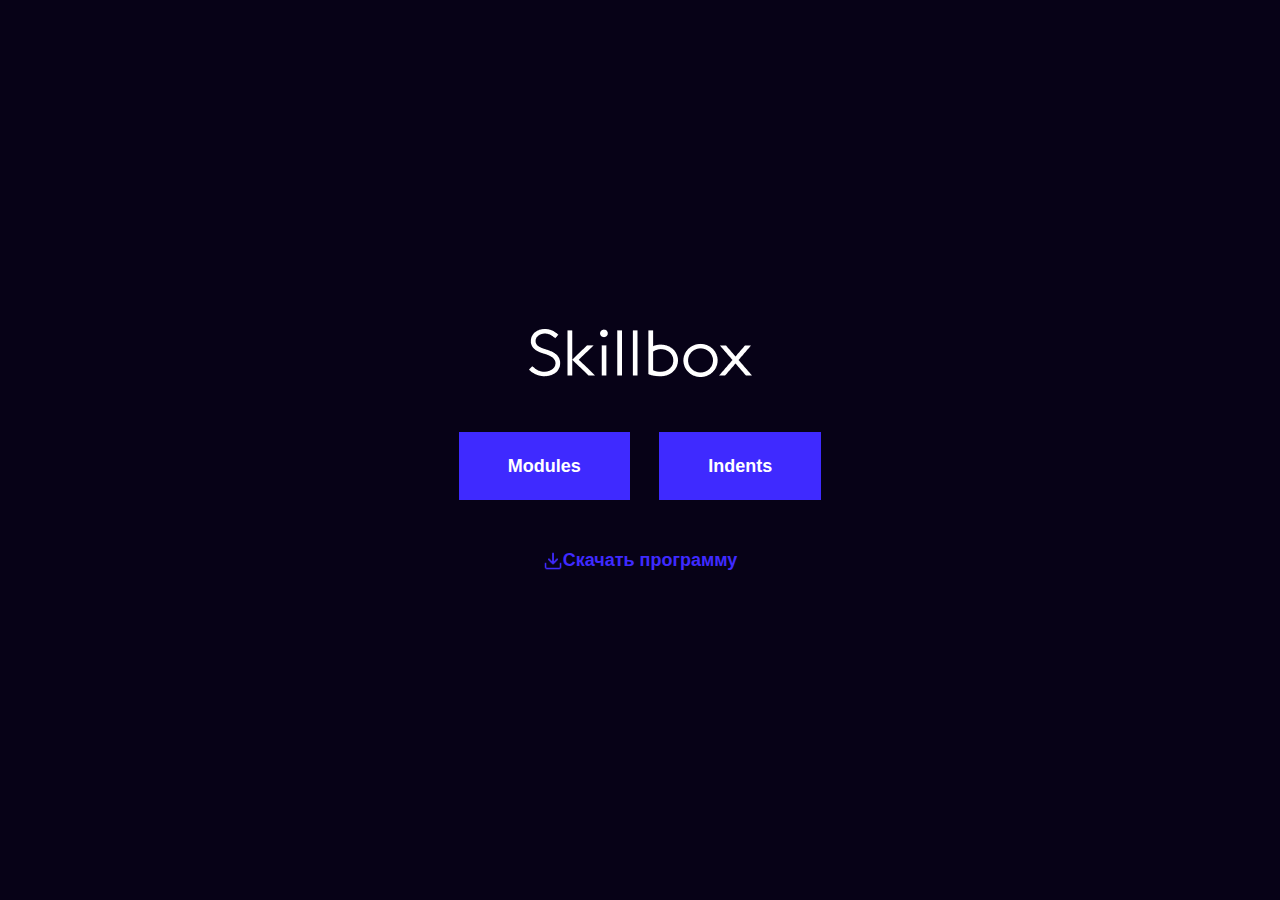
<file: index.html>
<!DOCTYPE html>
<html lang="ru">
<head>
  <meta charset="UTF-8">
  <meta name="viewport"
        content="width=device-width, user-scalable=no, initial-scale=1.0, maximum-scale=1.0, minimum-scale=1.0">
  <meta http-equiv="X-UA-Compatible" content="ie=edge">
  <title>Правила организации отступов</title>
  <link rel="stylesheet" href="css/normalize.css">
  <link rel="stylesheet" href="css/style.css">

</head>
<body>
<div class="main-content">
  <a class="index-logo" href="https://skillbox.ru" target="_"><img src="img/logo-light.png" alt="LOGO SKILLBOX"></a>

  <div class="links">
    <a class="a-link" href="modules.html ">Modules</a>
    <a class="a-link" href="article.html">Indents</a>
  </div>
  <a class="downloads-docx" href="skillbox.docx" download>Скачать программу</a>

</div>
</body>
</html>
</file>
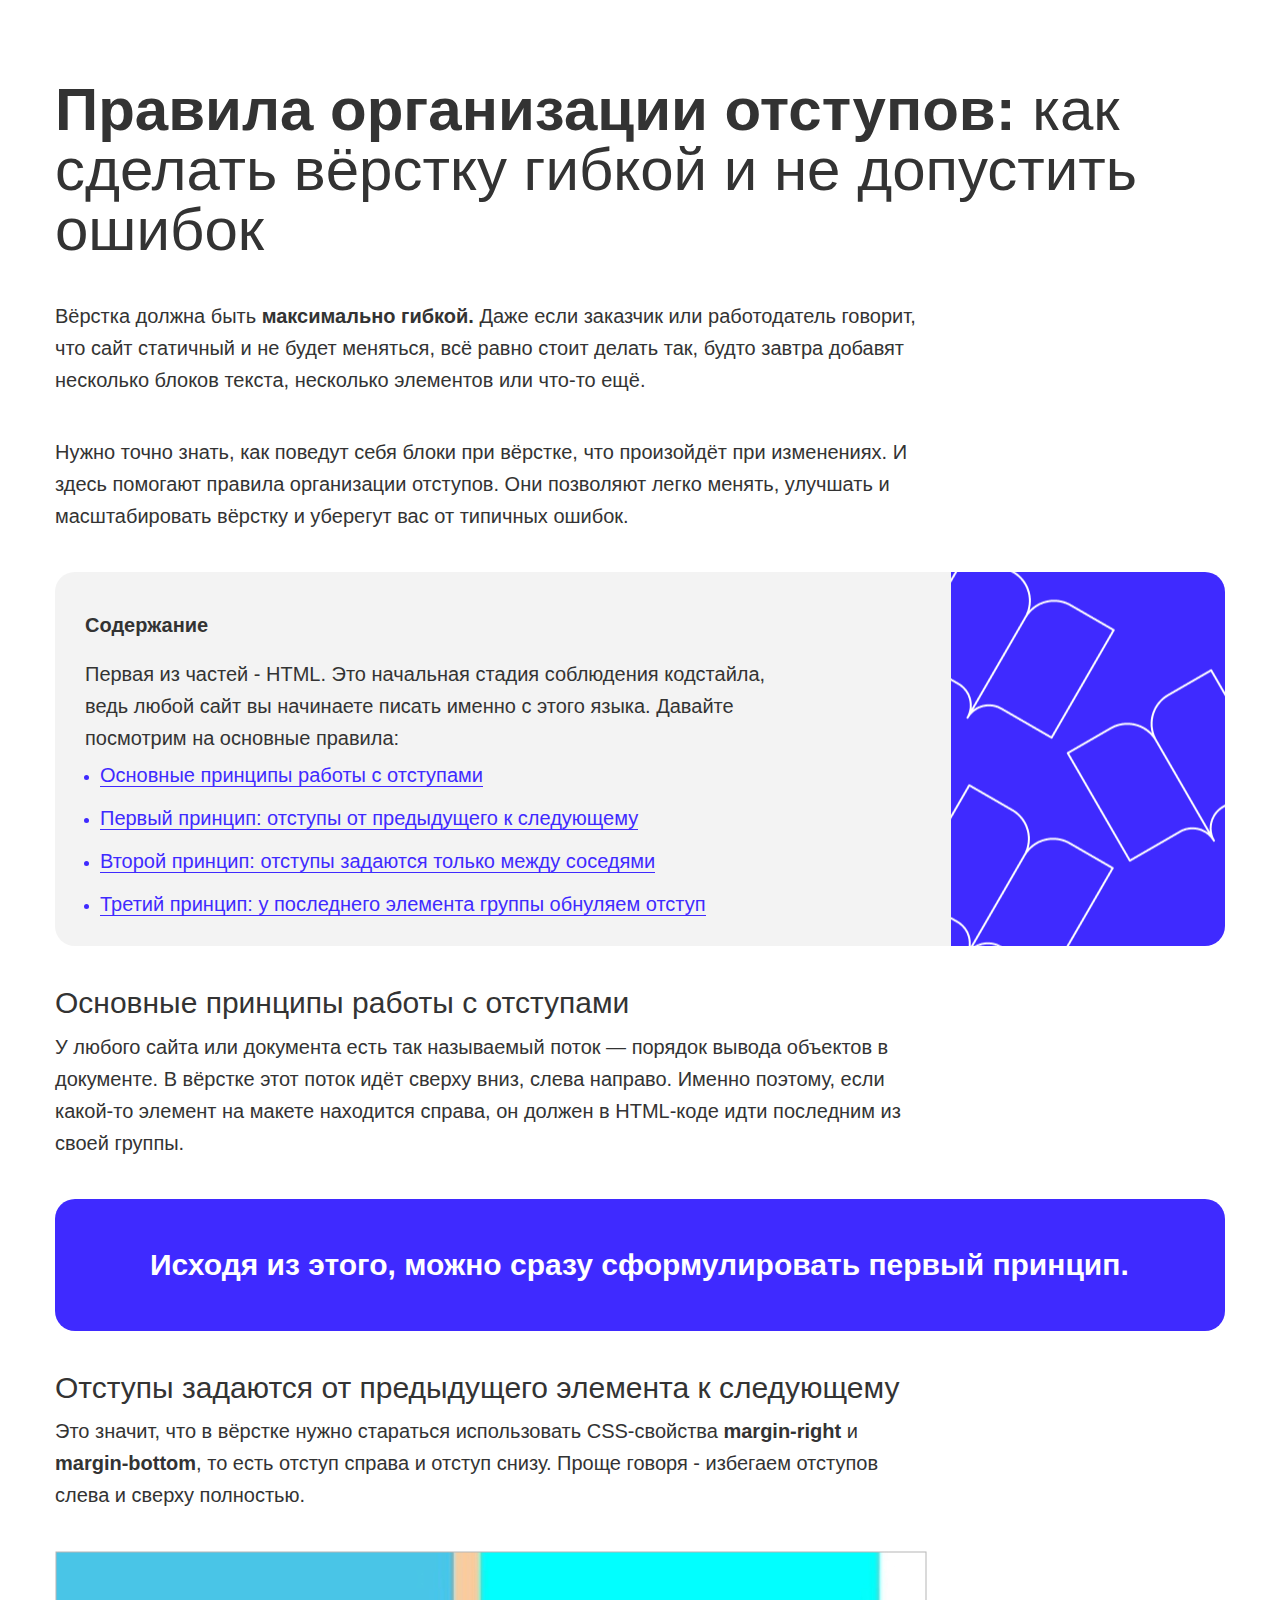
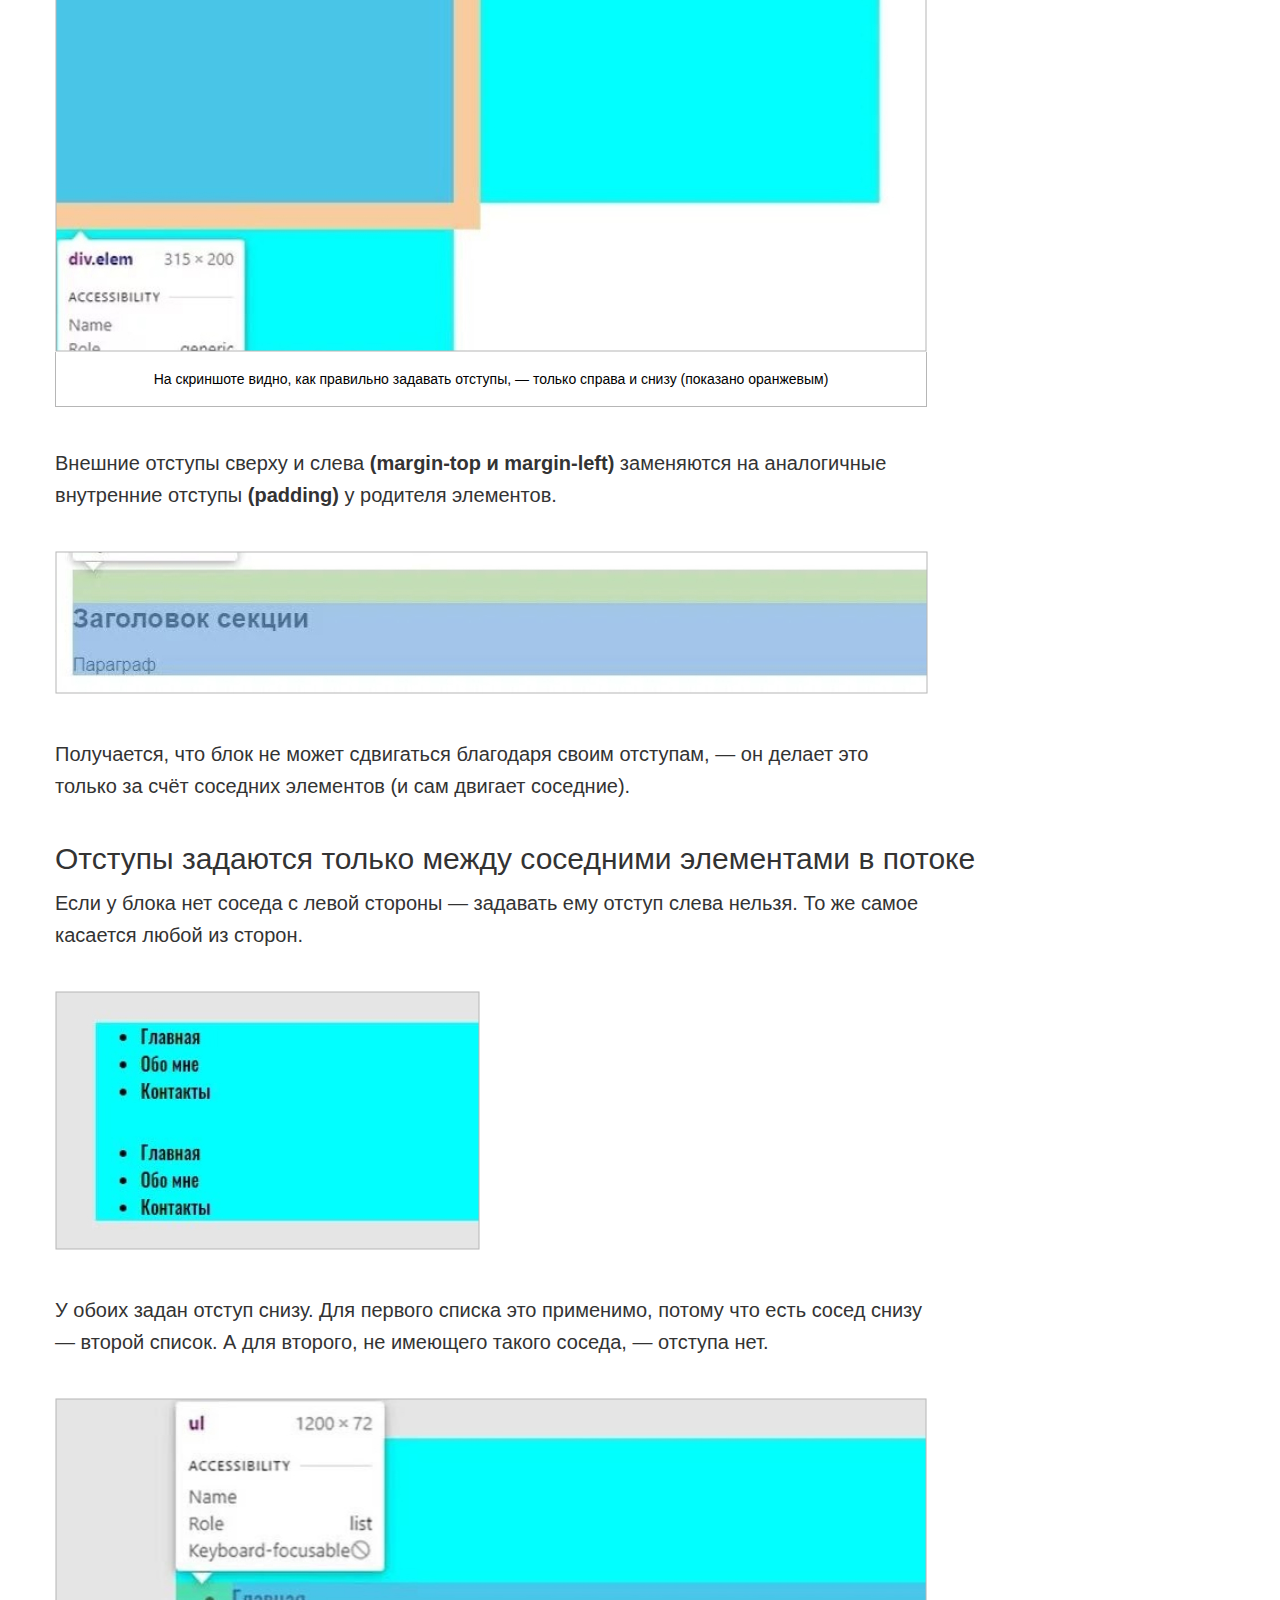
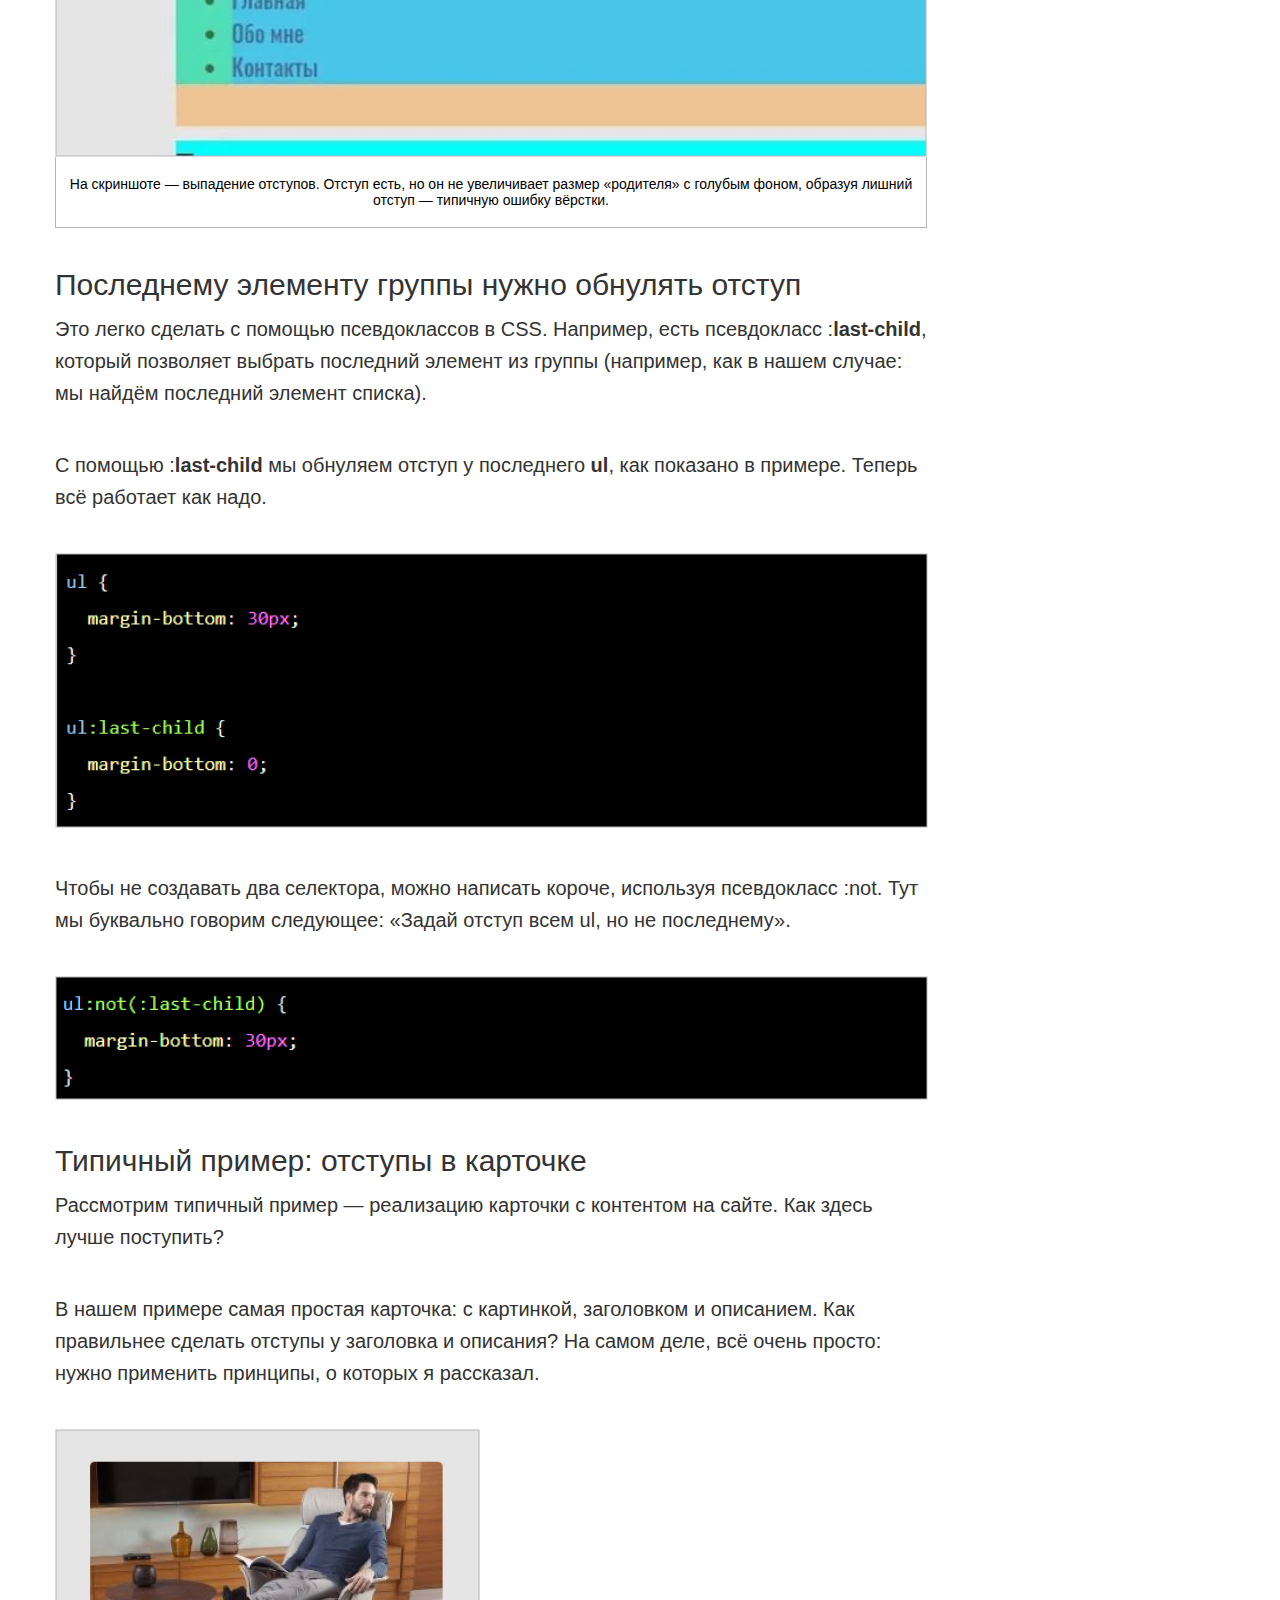
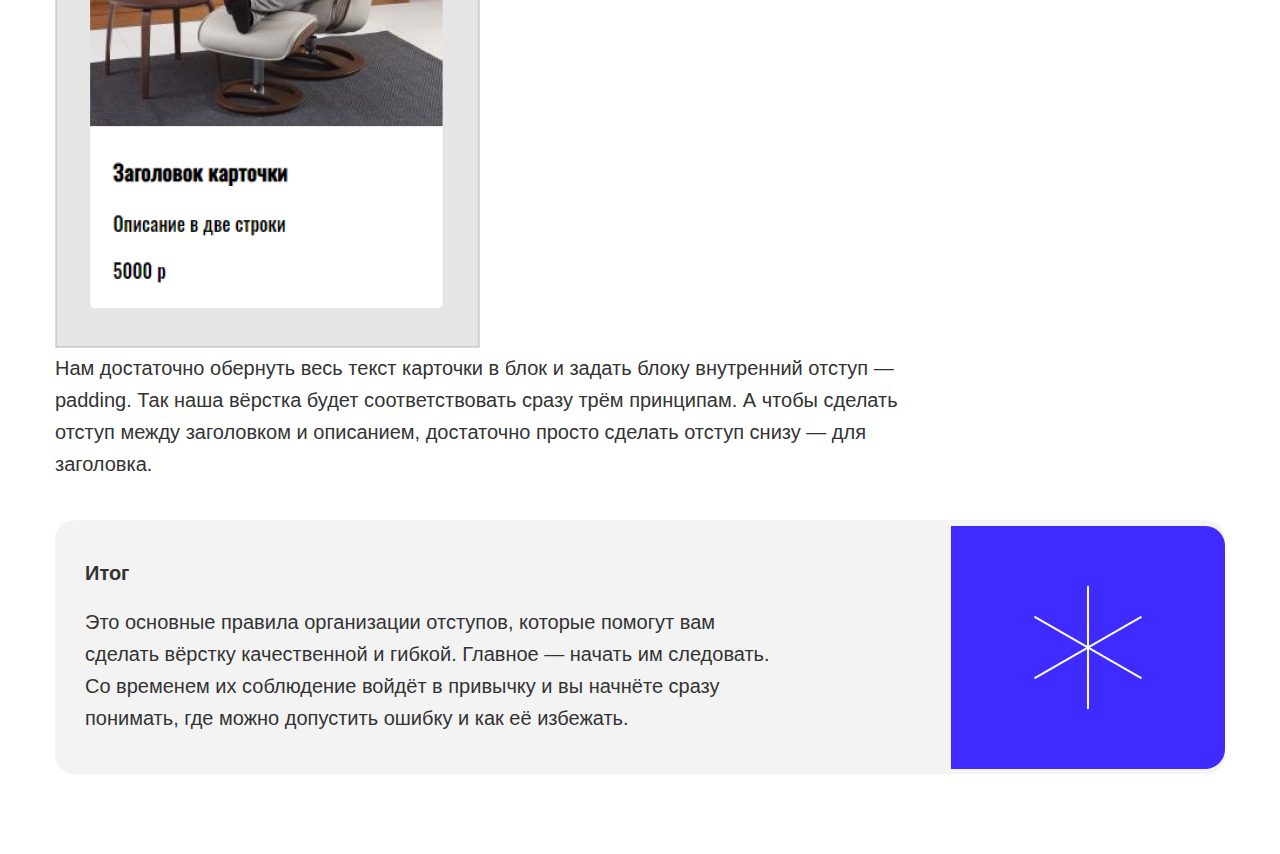
<file: article.html>
<!DOCTYPE html>
<html lang="ru">
<head>
  <meta charset="UTF-8">
  <meta name="viewport"
        content="width=device-width, user-scalable=no, initial-scale=1.0, maximum-scale=1.0, minimum-scale=1.0">
  <meta http-equiv="X-UA-Compatible" content="ie=edge">
  <title>Правила организации отступов</title>

  <link rel="stylesheet" href="css/normalize.css">
  <link rel="stylesheet" href="css/style.css">

</head>
<body>
<div class="container">

  <h1 class="article-h1"><b>Правила организации отступов:</b> как сделать вёрстку гибкой и не допустить ошибок</h1>

  <p class="desc">Вёрстка должна быть <b>максимально гибкой.</b> Даже если заказчик или работодатель
    говорит, что сайт статичный и не будет меняться, всё равно стоит делать так, будто
    завтра добавят несколько блоков текста, несколько элементов или что-то ещё.</p>
  <p class="desc">Нужно точно знать, как поведут себя блоки при вёрстке, что произойдёт при
    изменениях. И здесь помогают правила организации отступов. Они позволяют легко
    менять, улучшать и масштабировать вёрстку и уберегут вас от типичных ошибок.</p>
  <div class="grey-block additional-img1">
    <h2 class="content-secondary">Содержание</h2>
    <p class="desc desc-grey">Первая из частей - HTML. Это начальная стадия соблюдения кодстайла, ведь любой
      сайт вы начинаете писать именно с этого языка. Давайте посмотрим на основные
      правила:</p>
    <ul class="mod-ul">
      <li class="list-item"><a href="#part1"><span class="list-mod">Основные принципы работы с отступами</span></a></li>
      <li class="list-item"><a href="#part2"><span class="list-mod">Первый принцип: отступы от предыдущего к следующему</span></a></li>
      <li class="list-item"><a href="#part3"><span class="list-mod">Второй принцип: отступы задаются только между соседями</span></a></li>
      <li class="list-item"><a href="#part4"><span class="list-mod">Третий принцип: у последнего элемента группы обнуляем отступ</span></a></li>
    </ul>
  </div>

  <div>
    <h3 id="part1" class="content-third">Основные принципы работы с отступами</h3>

    <p class="desc">У любого сайта или документа есть так называемый поток — порядок вывода объектов
      в документе. В вёрстке этот поток идёт сверху вниз, слева направо. Именно поэтому,
      если какой-то элемент на макете находится справа, он должен в HTML-коде идти
      последним из своей группы.
    </p>
    <p  class="back-desc desc">Исходя из этого, можно сразу сформулировать первый принцип.</p>
  </div>

  <div>
    <h3 id="part2" class="content-third">Отступы задаются от предыдущего элемента к следующему</h3>
    <p class="desc">Это значит, что в вёрстке нужно стараться использовать CSS-свойства <strong>margin-right</strong>
      и
      <strong> margin-bottom</strong>, то есть отступ справа и отступ снизу. Проще говоря - избегаем
      отступов слева и сверху полностью.</p>
    <figure class="figure">
      <img src="img/1.jpg" alt="На скриншоте как правильно задавать отступы">
      <figcaption class="fig-description">На скриншоте видно, как правильно задавать отступы, — только справа и снизу
        (показано оранжевым)
      </figcaption>
    </figure>

    <p class="desc">Внешние отступы сверху и слева <strong>(margin-top и margin-left)</strong> заменяются на
      аналогичные внутренние отступы <strong>(padding)</strong> у родителя элементов.</p>
    <img class="imag" src="img/2.jpg" alt="На скриншоте блок сам двигает соседние">

  <p class="desc">Получается, что блок не может сдвигаться благодаря своим отступам, — он делает это
    только за счёт соседних элементов (и сам двигает соседние).</p>
  </div>
  <div>
    <h3 id="part3" class="content-third">Отступы задаются только между соседними элементами в потоке</h3>
    <p class="desc">Если у блока нет соседа с левой стороны — задавать ему отступ слева нельзя. То же
      самое касается любой из сторон.</p>
    <img class="imag" src="img/3.jpg" alt="На скриншоте  обоих блоков задан отступ снизу">
    <p class="desc">У обоих задан отступ снизу. Для первого списка это применимо, потому что есть сосед
      снизу — второй список. А для второго, не имеющего такого соседа, — отступа нет.</p>
    <figure class="figure">
      <img src="img/4.jpg" alt="На скриншоте  выпадение отступов">
      <figcaption class="fig-description">На скриншоте — выпадение отступов. Отступ есть, но он не увеличивает размер
        «родителя» с голубым фоном, образуя лишний отступ — типичную ошибку вёрстки.
      </figcaption>
    </figure>
  </div>

  <div>
    <h3 id="part4" class="content-third">Последнему элементу группы нужно обнулять отступ</h3>

    <p class="desc">Это легко сделать с помощью псевдоклассов в CSS. Например, есть псевдокласс
      :<b>last-child</b>, который позволяет выбрать последний элемент из группы (например, как в
      нашем случае: мы найдём последний элемент списка).
    </p>


    <p class="desc">С помощью :<b>last-child</b> мы обнуляем отступ у последнего <b>ul</b>, как показано в примере.
      Теперь всё работает как надо.</p>

  <img class="imag" src="img/5.jpg"
       alt="На скриншоте буквально говорим следующее: «Задай отступ всем ul, но не последнему">
  <p class="desc">Чтобы не создавать два селектора, можно написать короче, используя псевдокласс
    :not. Тут мы буквально говорим следующее: «Задай отступ всем ul, но не последнему».</p>
  <img class="imag"  src="img/6.jpg" alt="На скриншоте отступы в карточке">
  </div>
  <div>
  <h3 class="content-third">Типичный пример: отступы в карточке</h3>
  <p class="desc">Рассмотрим типичный пример — реализацию карточки с контентом на сайте. Как здесь
    лучше поступить?
  </p>

    <p class="desc">В нашем примере самая простая карточка: с картинкой, заголовком и описанием. Как
      правильнее сделать отступы у заголовка и описания? На самом деле, всё очень
      просто: нужно применить принципы, о которых я рассказал.</p>

  <img class="igmag" src="img/7.jpg" alt=" На скриншоте задаем блоку внутренний отступ
  — padding.">
  <p class="desc">Нам достаточно обернуть весь текст карточки в блок и задать блоку внутренний отступ
    — padding. Так наша вёрстка будет соответствовать сразу трём принципам. А чтобы
    сделать отступ между заголовком и описанием, достаточно просто сделать отступ
    снизу — для заголовка.</p>
</div>
<div  class="grey-block additional-img2">
  <h2 class="content-secondary">Итог</h2>

  <p class="desc  desc-grey">Это основные правила организации отступов, которые помогут вам сделать вёрстку
    качественной и гибкой. Главное — начать им следовать. Со временем их соблюдение
    войдёт в привычку и вы начнёте сразу понимать, где можно допустить ошибку и как её
    избежать.</p>
</div>
</div>
</body>
</html>
</file>
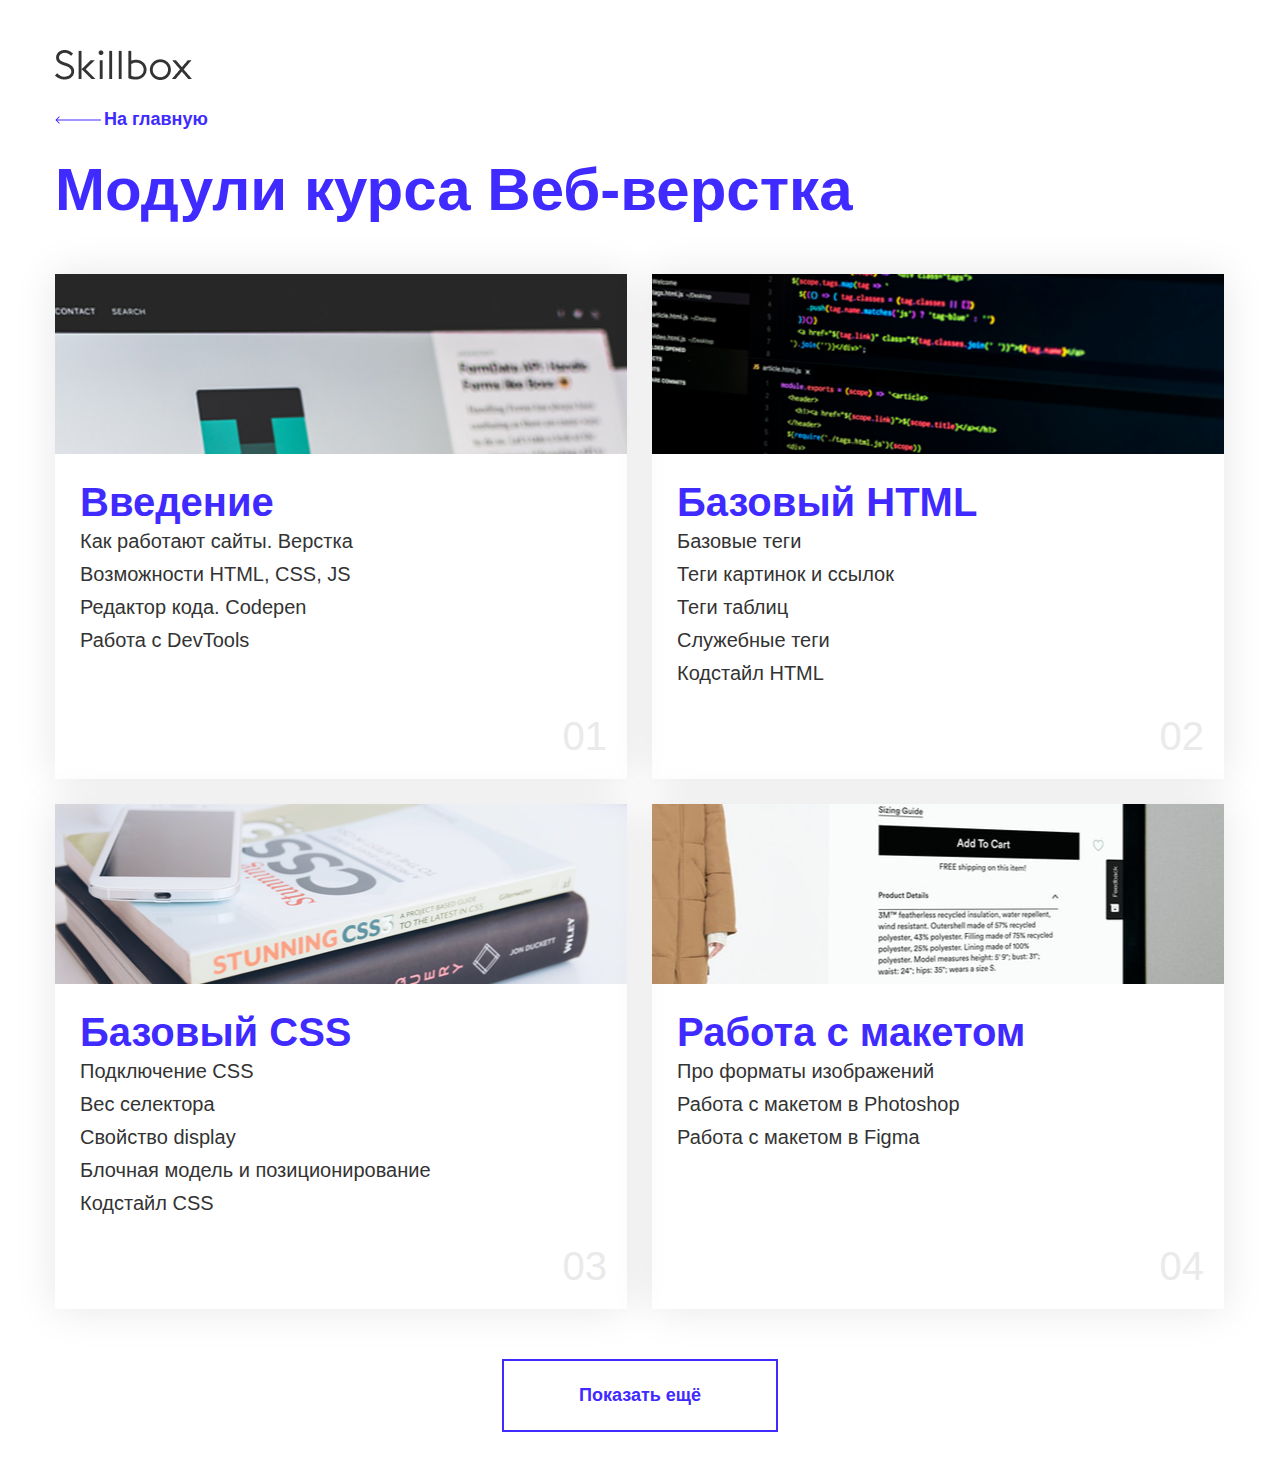
<file: modules.html>
<!DOCTYPE html>
<html lang="ru">
<head>
  <meta charset="UTF-8">
  <meta name="viewport"
        content="width=device-width, user-scalable=no, initial-scale=1.0, maximum-scale=1.0, minimum-scale=1.0">
  <meta http-equiv="X-UA-Compatible" content="ie=edge">
  <title>Модуль</title>
  <link rel="stylesheet" href="css/normalize.css">
  <link rel="stylesheet" href="css/style.css">
</head>
<body>
<div class="modules-content">

  <a class="modules-logo" href="https://skillbox.ru" target="_blank"><img src="img/skillbox_1.png"
                                                                          alt="Надпись скиллбокс"></a>
  <a class="modules-link" href="index.html ">На главную</a>

  <h1 class="modules-h1">Модули курса Веб-верстка</h1>

  <ul class="mod-ul-links">
    <li class="mod-item  imag1">
      <h2 class="modules-h2">Введение</h2>
      <ul class="ul-links">
        <li>Как работают сайты. Верстка</li>
        <li>Возможности HTML, CSS, JS</li>
        <li>Редактор кода. Codepen</li>
        <li>Работа с DevTools</li>
      </ul>
      <div class="number">01</div>
    </li>
    <li class="mod-item  imag2">
      <h2 class="modules-h2">Базовый HTML</h2>
      <ul class="ul-links">
        <li>Базовые теги</li>
        <li>Теги картинок и ссылок</li>
        <li>Теги таблиц</li>
        <li>Служебные теги</li>
        <li>Кодстайл HTML</li>
      </ul>
      <div class="number">02</div>
    </li>
    <li class="mod-item  imag3">
      <h2 class="modules-h2">Базовый CSS</h2>
      <ul class="ul-links">
        <li>Подключение CSS</li>
        <li>Вес селектора</li>
        <li>Свойство display</li>
        <li>Блочная модель и позиционирование</li>
        <li>Кодстайл CSS</li>
      </ul>
      <div class="number">03</div>
    </li>
    <li class="mod-item  imag4">
      <h2 class="modules-h2">Работа с макетом</h2>
      <ul class="ul-links">
        <li>Про форматы изображений</li>
        <li>Работа с макетом в Photoshop</li>
        <li>Работа с макетом в Figma</li>
      </ul>
      <div class="number">04</div>
    </li>
  </ul>

  <button class="btn-see-also">Показать ещё</button>
</div>
</body>
</html>
</file>
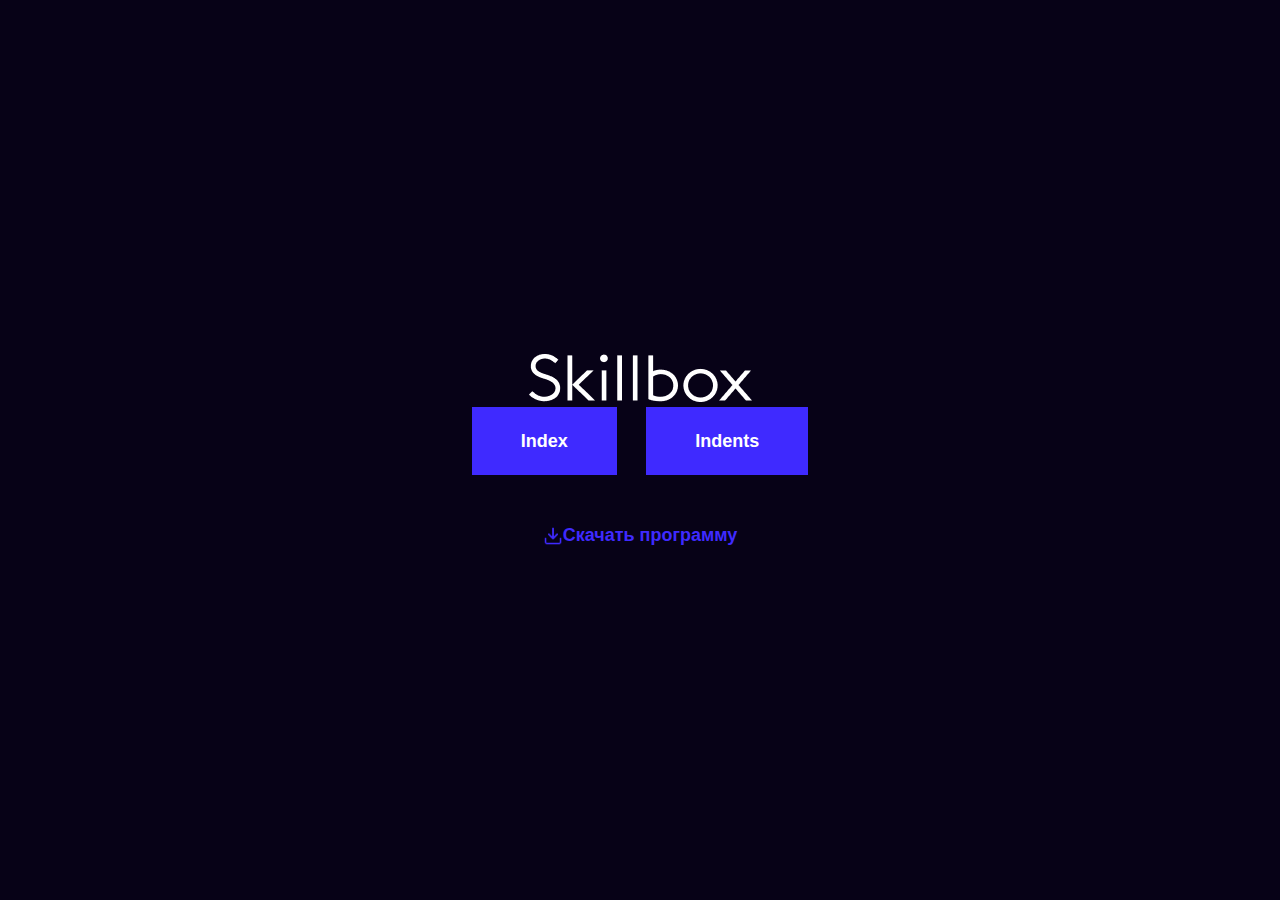
<file: moules.html>
<!DOCTYPE html>
<html lang="ru">
<head>
  <meta charset="UTF-8">
  <meta name="viewport"
        content="width=device-width, user-scalable=no, initial-scale=1.0, maximum-scale=1.0, minimum-scale=1.0">
  <meta http-equiv="X-UA-Compatible" content="ie=edge">
  <title>Правила организации отступов</title>
  <link rel="stylesheet" href="css/normalize.css">
  <link rel="stylesheet" href="css/style.css">

</head>
<body>
<div class="main-content">
  <a class="a-logo" href="https://skillbox.ru" target="_blank"><img src="img/logo-light.png" alt="LOGO SKILLBOX"></a>

  <div class="links">
    <a class="a-link" href="index.html ">Index</a>
    <a class="a-link" href="article.html">Indents</a>
  </div>
  <a class="downloads-docx" href="skillbox.docx" download>Скачать программу</a>

</div>
</body>
</html>
</file>
<file: css/style.css>
@import url('https://fonts.googleapis.com/css2?family=Ubuntu:wght@400;700&display=swap');

html {
  box-sizing: border-box;
}

*,
*::before,
*::after {
  box-sizing: inherit;
}

a {
  color: inherit;
  text-decoration: none;

}

.a-link:not(:last-child) {
  margin-right: 25px;
}

.a-link {
  font-size: 18px;
  font-weight: 700;
  color: #fff;
  background-color: #3f2aff;
  display: inline-block;
  padding: 24px 49px;
}

.links {
  margin-bottom: 50px;
}

img {
  max-width: 100%;
}

.index-logo {
  display: inline-block;
  margin-bottom: 50px;
}

body {
  font-family: Arial, Verdana, sans-serif;
}

.main-content {
  display: flex;
  flex-direction: column;
  align-items: center;
  justify-content: center;
  min-height: 100vh;
  color: #fff;
  background-color: #070217;

}

.downloads-docx {
  padding-left: 20px;
  font-size: 18px;
  font-weight: 700;
  color: #3f2aff;
  background-image: url("../img/download.png");
  background-repeat: no-repeat;
  background-size: 20px 20px;
  background-position: left center;
}


/*---------------------------------------------------------*/
/* article       */


.container {
  margin: 0 auto;
  padding: 80px 0;
  width: 1170px;
}

.article-h1 {
  margin: 0 0 40px 0;
  font-weight: 400;
  font-size: 60px;
  line-height: 60px;
  color: #333;
}

.desc {
  width: 872px;
  margin: 0 0 40px 0;
  font-weight: 400;
  font-size: 20px;
  line-height: 32px;
  color: #333;
}

.back-desc {
  font-weight: 700;
  font-size: 30px;
  color: #fff;
  background: #3f2aff;
  padding: 50px 95px;
  border-radius: 20px;
  width: 100%;
}

.grey-block {
  border-radius: 20px;
  padding: 30px;
  background-color: #f3f3f3;
  background-position: right center;
  background-repeat: no-repeat;

}

.additional-img1 {
  background-image: url("../img/decorate-1.png");
}

.additional-img2 {
  background-image: url("../img/decorate-2.png");
}

.grey-block:not(:last-child) {
  margin-bottom: 40px;
}

.mod-ul {
  padding-left: 15px;
  margin: 0;

}

.list-item:not(:last-child) {
  margin-bottom: 20px;
}

.list-mod {
  font-size: 20px;
  color: #3f2aff;
  border-bottom: 1px solid #3f2aff;
}

li::marker {
  color: #3f2aff;
}

.desc-grey {
  width: 692px;
  margin-bottom: 10px;
}

.figure {
  font-size: 0;
  display: inline-block;
  margin: 0 0 40px 0;
  width: 872px;
}

.fig-description {
  font-weight: 400;
  font-size: 14px;
  text-align: center;
  border-bottom: 1px solid #b6b6b6;
  border-left: 1px solid #b6b6b6;
  border-right: 1px solid #b6b6b6;
  padding: 19px 0;
}

.content-secondary {
  font-size: 20px;
  line-height: 46px;
  color: #333;
  margin: 0 0 10px 0;
}

.content-third {
  font-weight: 400;
  font-size: 30px;
  color: #333;
  margin: 0 0 10px;

}

.imag {
  margin-bottom: 40px;
}


/*____________________________________________________________________________________________________-*/
/* modules____________________________________________________________________________________________*/


.modules-logo {
  display: inline-block;
  margin-bottom: 25px;
}

.modules-content {
  margin: 0 auto;
  padding: 50px 0;
  max-width: 1170px;

}

.modules-link {
  display: block;
  font-size: 18px;
  font-weight: 700;
  color: #3f2aff;
  padding-left: 49px;
  margin-bottom: 25px;
  background-image: url("../img/Arrow_1.png");
  background-repeat: no-repeat;
  background-position: left center;
}

.modules-h1 {
  margin: 0 0 50px 0;
  font-weight: 700;
  font-size: 60px;
  line-height: 69px;
  font-style: normal;
  color: #3F2AFF;
}

.modules-h2 {
  font-style: normal;
  font-weight: 700;
  font-size: 40px;
  line-height: 46px;
  color: #3F2AFF;
  margin: 0;
}


.ul-links {
  padding: 0;
  font-size: 20px;
  font-weight: 400;
  line-height: 33px;
  text-align: left;
  color: #333;
  list-style-type: none;
  background: #FFFFFF;
}

.mod-ul-links {
  display: inline-block;
  max-width: 1170px;
  font-size: 0;
  list-style-type: none;
  margin: 0 0 25px 0;
  padding: 0;
}

.mod-item {
  vertical-align: top;
  display: inline-block;
  position: relative;
  margin-bottom: 25px;
  width: 572px;
  height: 505px;
  box-shadow: 0 0 40px rgba(0, 0, 0, 0.1);
  background-repeat: no-repeat;
  background-size: 572px 180px;
  background-position: top center;
  padding: 205px 25px 25px 25px;;
}

.mod-item:not(:nth-child(2n)) {
  margin-right: 25px;
}

.number {
  position: absolute;
  right: 20px;
  bottom: 20px;
  font-size: 40px;
  line-height: 46px;
  color: #EAEAEA;
}

.btn-see-also {
  font-size: 18px;
  font-weight: 700;
  line-height: 21px;
  text-align: center;
  color: #3F2AFF;
  padding: 24px 75px;
  border: 2px solid #3F2AFF;
  display: block;
  position: center;
  margin: 0 auto;
  cursor: pointer;
  background: transparent;
}

.imag1 {
  background-image: url("../img/inter-modules.png");
}

.imag2 {
  background-image: url("../img/base-modules.png");
}

.imag3 {
  background-image: url("../img/base-css-modules.png");
}

.imag4 {
  background-image: url("../img/work-modules.png");
}
</file>
